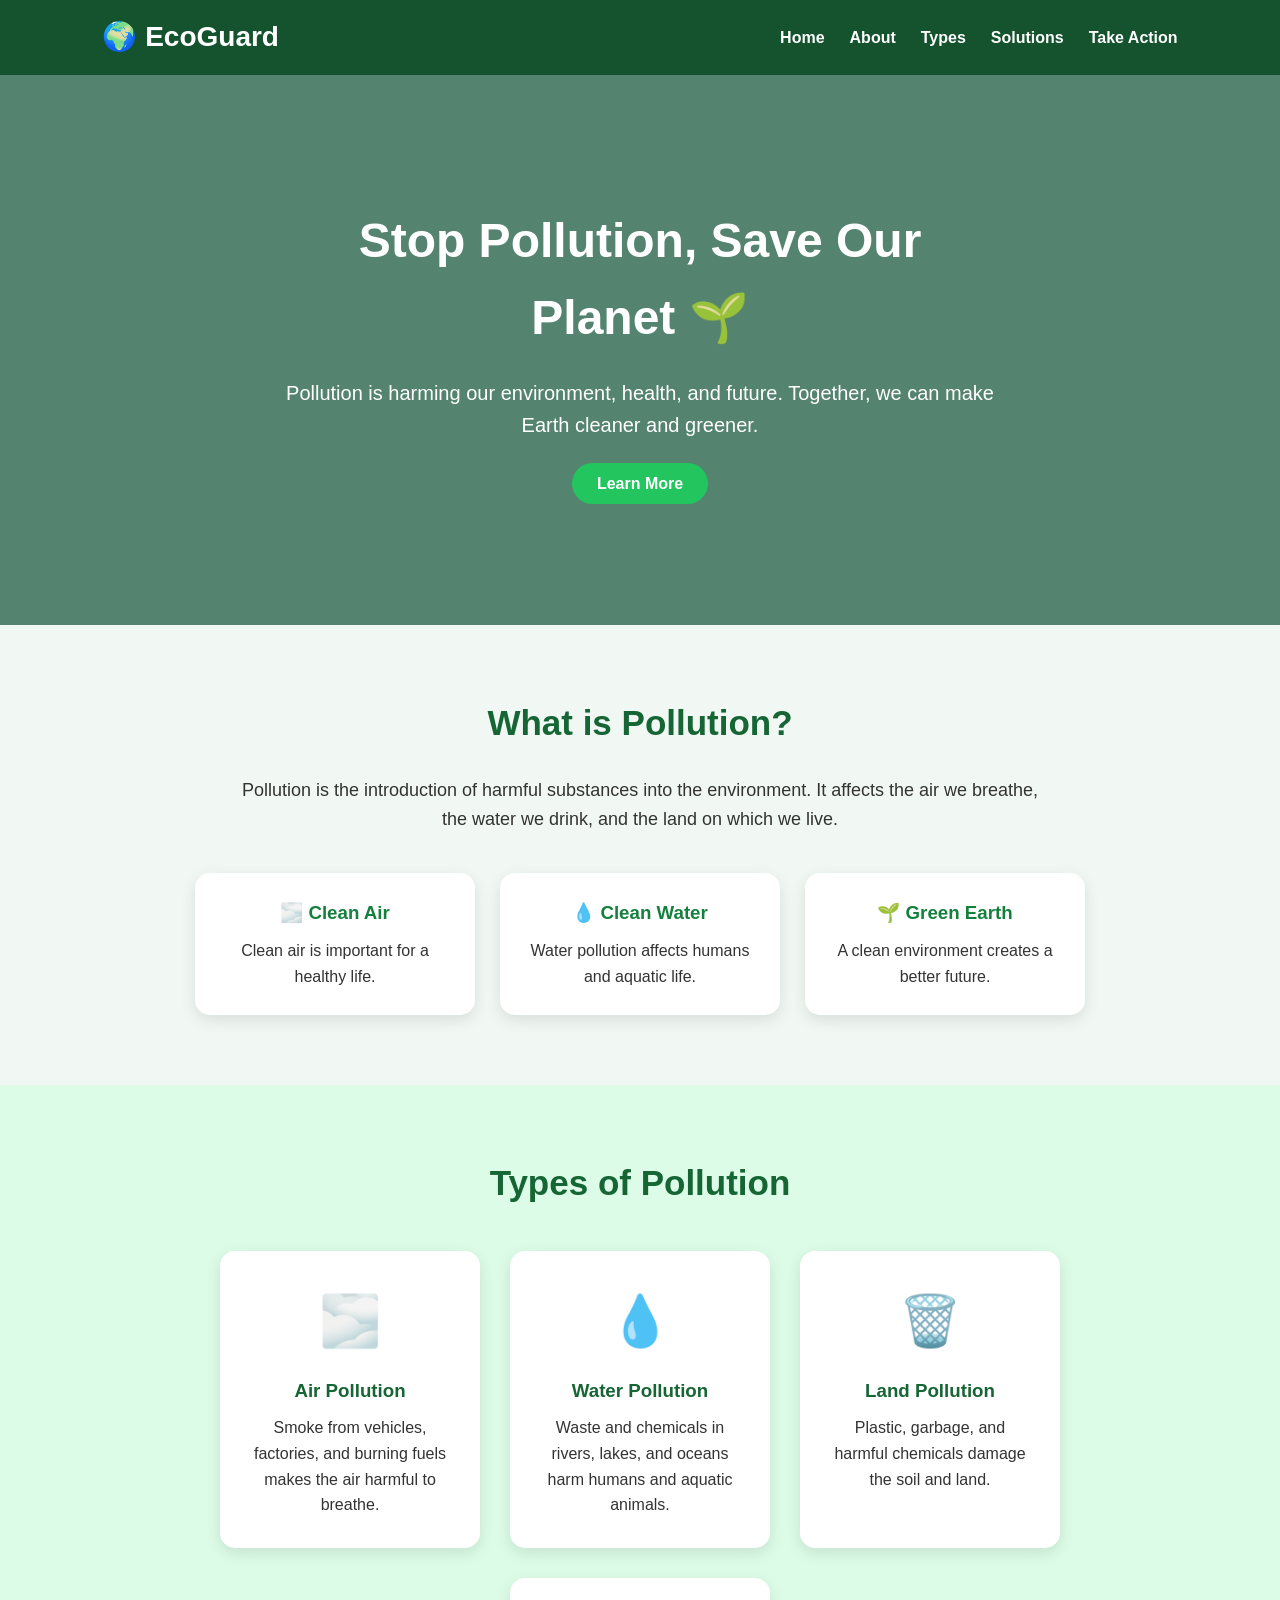
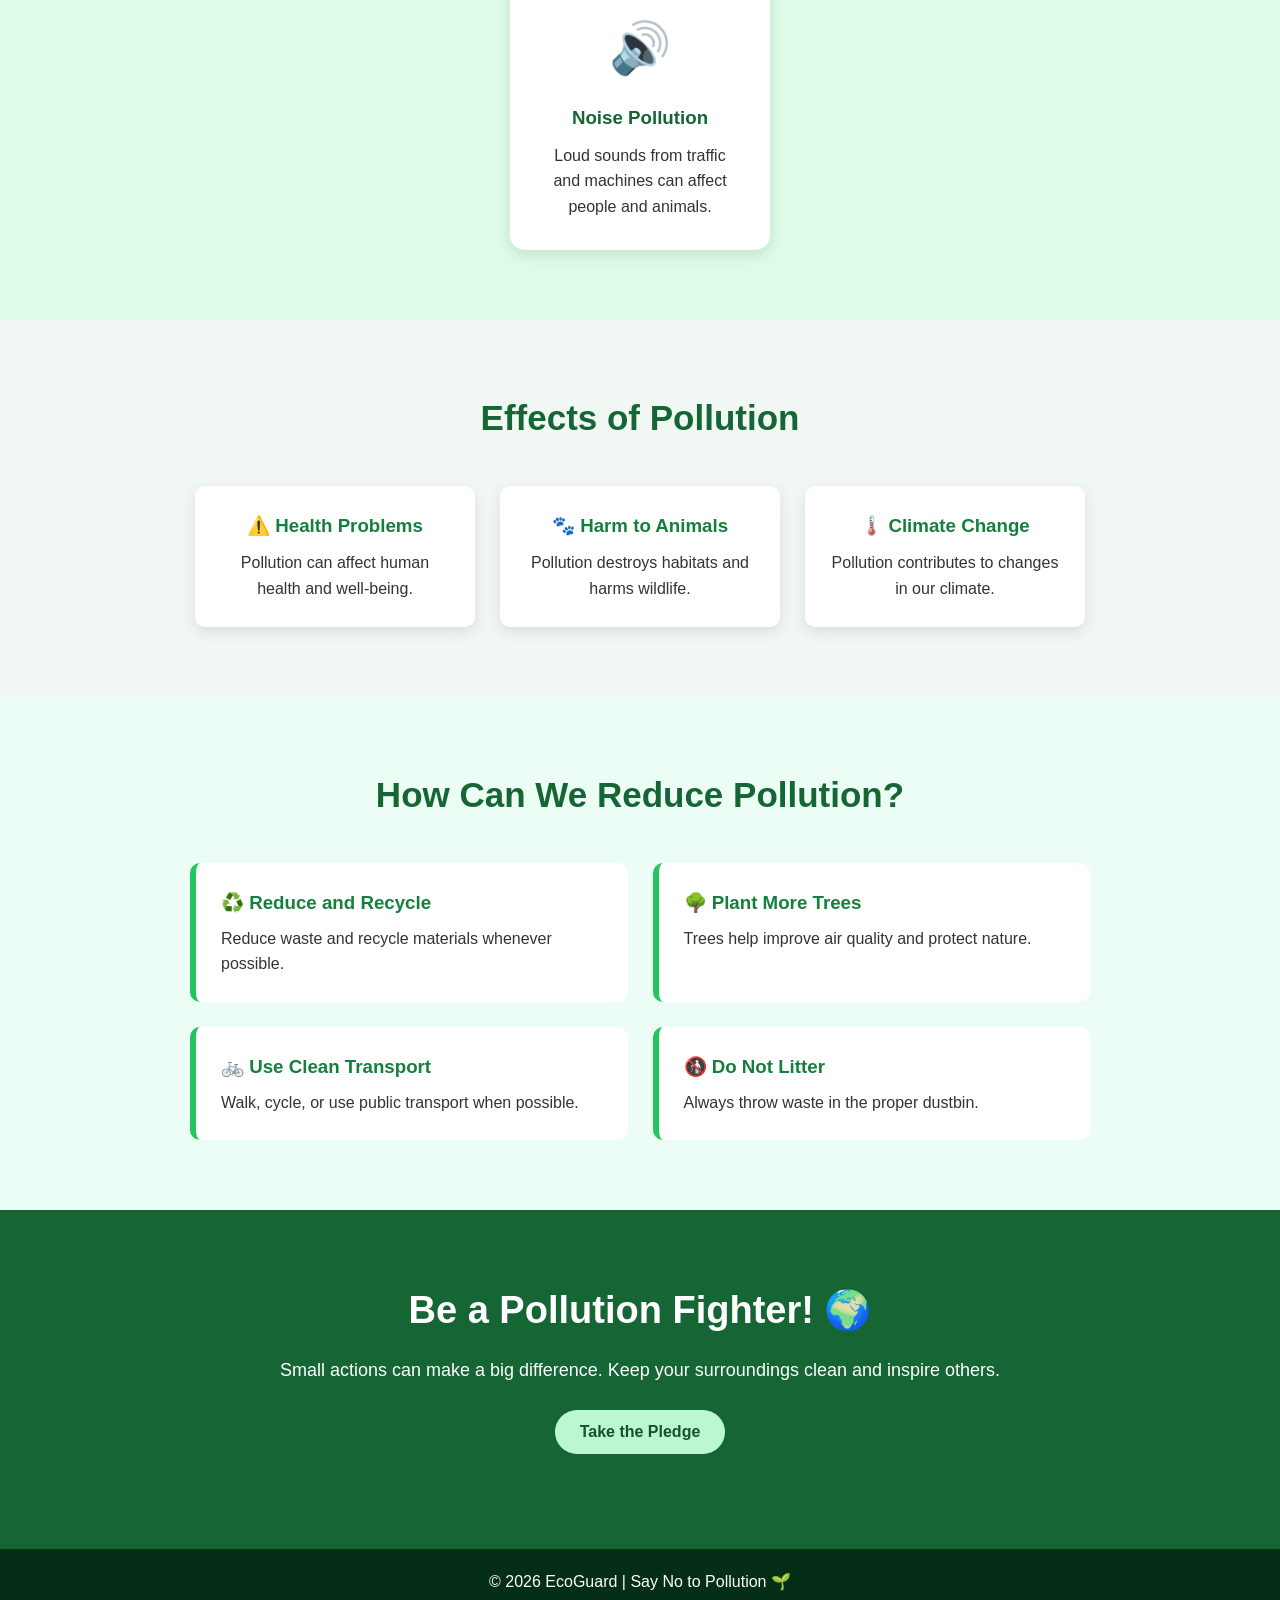
<file: index.html>
<!DOCTYPE html>
<html lang="en">
<head>
    <meta charset="UTF-8">
    <meta name="viewport" content="width=device-width, initial-scale=1.0">

    <title>Pollution Awareness</title>

    <!-- Connect CSS file -->
    <link rel="stylesheet" href="css/style.css">
</head>

<body>

    <!-- Navigation Bar -->
    <header>
        <nav>
            <h1>🌍 EcoGuard</h1>

            <ul>
                <li><a href="#home">Home</a></li>
                <li><a href="#about">About</a></li>
                <li><a href="#types">Types</a></li>
                <li><a href="#solutions">Solutions</a></li>
                <li><a href="#action">Take Action</a></li>
            </ul>
        </nav>
    </header>


    <!-- Home Section -->
    <section id="home" class="hero">

        <div class="hero-content">
            <h2>Stop Pollution, Save Our Planet 🌱</h2>

            <p>
                Pollution is harming our environment, health, and future.
                Together, we can make Earth cleaner and greener.
            </p>

            <a href="#about" class="btn">Learn More</a>
        </div>

    </section>


    <!-- About Section -->
    <section id="about" class="section">

        <h2>What is Pollution?</h2>

        <p>
            Pollution is the introduction of harmful substances into the environment.
            It affects the air we breathe, the water we drink, and the land on which we live.
        </p>

        <div class="facts">

            <div class="fact-box">
                <h3>🌫️ Clean Air</h3>
                <p>Clean air is important for a healthy life.</p>
            </div>

            <div class="fact-box">
                <h3>💧 Clean Water</h3>
                <p>Water pollution affects humans and aquatic life.</p>
            </div>

            <div class="fact-box">
                <h3>🌱 Green Earth</h3>
                <p>A clean environment creates a better future.</p>
            </div>

        </div>

    </section>


    <!-- Types of Pollution -->
    <section id="types" class="section types-section">

        <h2>Types of Pollution</h2>

        <div class="cards">

            <div class="card">
                <div class="icon">🌫️</div>
                <h3>Air Pollution</h3>
                <p>
                    Smoke from vehicles, factories, and burning fuels
                    makes the air harmful to breathe.
                </p>
            </div>


            <div class="card">
                <div class="icon">💧</div>
                <h3>Water Pollution</h3>
                <p>
                    Waste and chemicals in rivers, lakes, and oceans
                    harm humans and aquatic animals.
                </p>
            </div>


            <div class="card">
                <div class="icon">🗑️</div>
                <h3>Land Pollution</h3>
                <p>
                    Plastic, garbage, and harmful chemicals damage
                    the soil and land.
                </p>
            </div>


            <div class="card">
                <div class="icon">🔊</div>
                <h3>Noise Pollution</h3>
                <p>
                    Loud sounds from traffic and machines can affect
                    people and animals.
                </p>
            </div>

        </div>

    </section>


    <!-- Effects Section -->
    <section class="section">

        <h2>Effects of Pollution</h2>

        <div class="effects">

            <div>
                <h3>⚠️ Health Problems</h3>
                <p>Pollution can affect human health and well-being.</p>
            </div>

            <div>
                <h3>🐾 Harm to Animals</h3>
                <p>Pollution destroys habitats and harms wildlife.</p>
            </div>

            <div>
                <h3>🌡️ Climate Change</h3>
                <p>Pollution contributes to changes in our climate.</p>
            </div>

        </div>

    </section>


    <!-- Solutions Section -->
    <section id="solutions" class="section solutions-section">

        <h2>How Can We Reduce Pollution?</h2>

        <div class="solutions">

            <div>
                <h3>♻️ Reduce and Recycle</h3>
                <p>Reduce waste and recycle materials whenever possible.</p>
            </div>

            <div>
                <h3>🌳 Plant More Trees</h3>
                <p>Trees help improve air quality and protect nature.</p>
            </div>

            <div>
                <h3>🚲 Use Clean Transport</h3>
                <p>Walk, cycle, or use public transport when possible.</p>
            </div>

            <div>
                <h3>🚯 Do Not Litter</h3>
                <p>Always throw waste in the proper dustbin.</p>
            </div>

        </div>

    </section>


    <!-- Take Action Section -->
    <section id="action" class="action">

        <h2>Be a Pollution Fighter! 🌍</h2>

        <p>
            Small actions can make a big difference.
            Keep your surroundings clean and inspire others.
        </p>

        <button onclick="showMessage()">
            Take the Pledge
        </button>

        <p id="message"></p>

    </section>


    <!-- Footer -->
    <footer>

        <p>
            © 2026 EcoGuard | Say No to Pollution 🌱
        </p>

    </footer>


    <!-- JavaScript -->
    <script>

        function showMessage() {

            document.getElementById("message").innerHTML =
            "🌱 Thank you! You are now a Pollution Fighter!";

        }

    </script>

</body>
</html>
</file>
<file: css/style.css>
* {
    margin: 0;
    padding: 0;
    box-sizing: border-box;
    scroll-behavior: smooth;
}


body {
    font-family: Arial, sans-serif;
    line-height: 1.6;
    color: #333;
    background-color: #f1f8f4;
}


/* Navigation Bar */

header {
    background-color: #14532d;
    padding: 15px 8%;
    position: sticky;
    top: 0;
    z-index: 1000;
}


nav {
    display: flex;
    justify-content: space-between;
    align-items: center;
}


nav h1 {
    color: white;
    font-size: 28px;
}


nav ul {
    display: flex;
    list-style: none;
    gap: 25px;
}


nav ul li a {
    color: white;
    text-decoration: none;
    font-weight: bold;
}


nav ul li a:hover {
    color: #bbf7d0;
}


/* Hero Section */

.hero {
    height: 550px;

    background:
    linear-gradient(
        rgba(0, 70, 40, 0.65),
        rgba(0, 70, 40, 0.65)
    ),

    url("https://images.unsplash.com/photo-1532996122724-e3c354a0b15b")
    center/cover;

    display: flex;
    justify-content: center;
    align-items: center;
    text-align: center;
    color: white;
}


.hero-content {
    max-width: 750px;
    padding: 20px;
}


.hero h2 {
    font-size: 48px;
    margin-bottom: 20px;
}


.hero p {
    font-size: 20px;
    margin-bottom: 30px;
}


.btn {
    background-color: #22c55e;
    color: white;
    padding: 12px 25px;
    text-decoration: none;
    border-radius: 25px;
    font-weight: bold;
}


.btn:hover {
    background-color: #15803d;
}


/* General Sections */

.section {
    padding: 70px 8%;
    text-align: center;
}


.section h2 {
    color: #166534;
    font-size: 35px;
    margin-bottom: 25px;
}


.section > p {
    max-width: 800px;
    margin: auto;
    font-size: 18px;
}


/* Facts */

.facts {
    display: flex;
    justify-content: center;
    gap: 25px;
    margin-top: 40px;
    flex-wrap: wrap;
}


.fact-box {
    background-color: white;
    padding: 25px;
    width: 280px;
    border-radius: 15px;

    box-shadow:
    0 5px 15px rgba(0, 0, 0, 0.1);
}


.fact-box h3 {
    color: #15803d;
    margin-bottom: 10px;
}


/* Types of Pollution */

.types-section {
    background-color: #dcfce7;
}


.cards {
    display: flex;
    justify-content: center;
    gap: 30px;
    margin-top: 40px;
    flex-wrap: wrap;
}


.card {
    background-color: white;
    width: 260px;
    padding: 30px;
    border-radius: 15px;

    box-shadow:
    0 5px 15px rgba(0, 0, 0, 0.1);

    transition: 0.3s;
}


.card:hover {
    transform: translateY(-10px);
}


.icon {
    font-size: 50px;
    margin-bottom: 15px;
}


.card h3 {
    color: #166534;
    margin-bottom: 10px;
}


/* Effects */

.effects {
    display: flex;
    justify-content: center;
    gap: 25px;
    flex-wrap: wrap;
    margin-top: 40px;
}


.effects div {
    background-color: white;
    padding: 25px;
    width: 280px;
    border-radius: 10px;

    box-shadow:
    0 5px 15px rgba(0, 0, 0, 0.1);
}


.effects h3 {
    color: #15803d;
    margin-bottom: 10px;
}


/* Solutions */

.solutions-section {
    background-color: #ecfdf5;
}


.solutions {
    display: grid;
    grid-template-columns: repeat(2, 1fr);
    gap: 25px;
    max-width: 900px;
    margin: 40px auto 0;
}


.solutions div {
    background-color: white;
    padding: 25px;
    border-left: 6px solid #22c55e;
    text-align: left;
    border-radius: 10px;
}


.solutions h3 {
    color: #15803d;
    margin-bottom: 8px;
}


/* Take Action */

.action {
    background-color: #166534;
    color: white;
    text-align: center;
    padding: 70px 20px;
}


.action h2 {
    font-size: 38px;
    margin-bottom: 15px;
}


.action p {
    font-size: 18px;
    margin-bottom: 25px;
}


.action button {
    background-color: #bbf7d0;
    color: #14532d;
    border: none;
    padding: 13px 25px;
    border-radius: 25px;
    font-size: 16px;
    font-weight: bold;
    cursor: pointer;
}


.action button:hover {
    background-color: white;
}


#message {
    margin-top: 20px;
    font-weight: bold;
}


/* Footer */

footer {
    background-color: #052e16;
    color: white;
    text-align: center;
    padding: 20px;
}


/* Mobile Responsive Design */

@media (max-width: 768px) {

    nav {
        flex-direction: column;
        gap: 15px;
    }


    nav ul {
        flex-wrap: wrap;
        justify-content: center;
        gap: 12px;
    }


    .hero h2 {
        font-size: 35px;
    }


    .solutions {
        grid-template-columns: 1fr;
    }

}
</file>
